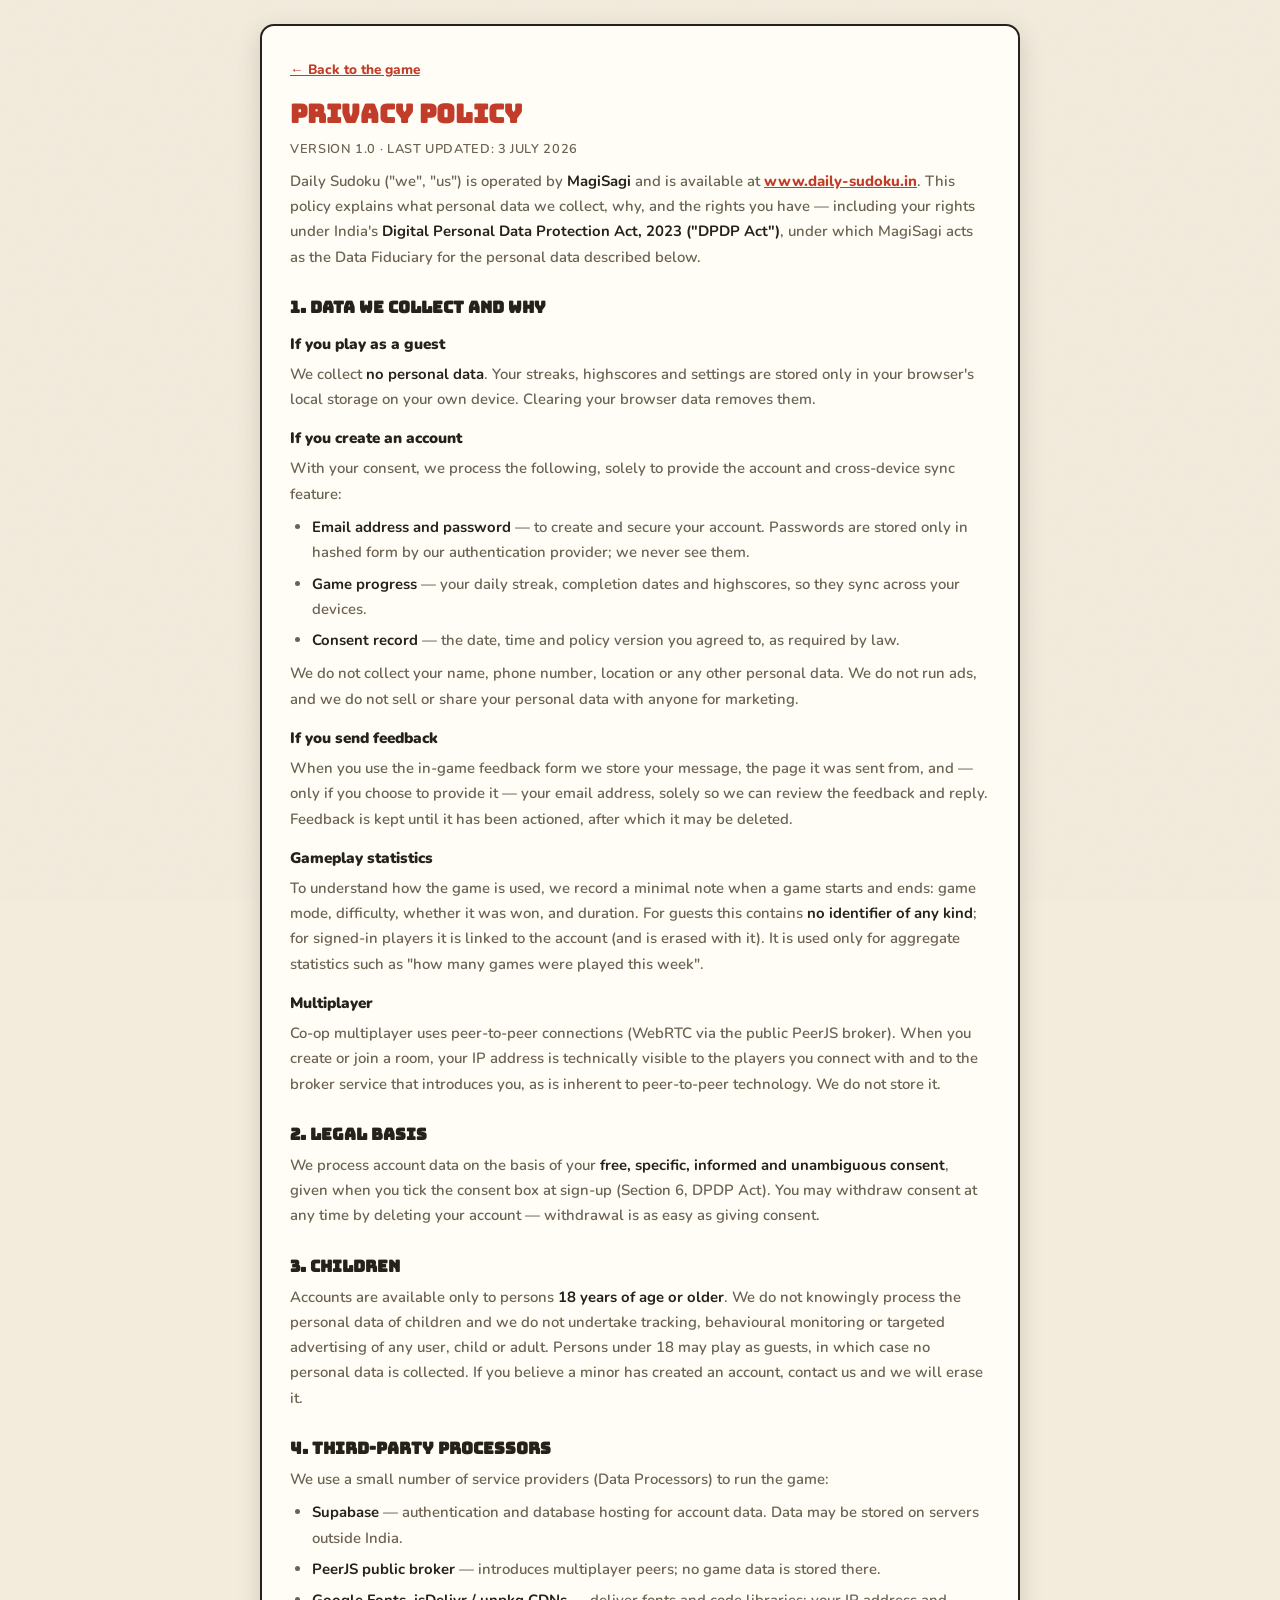
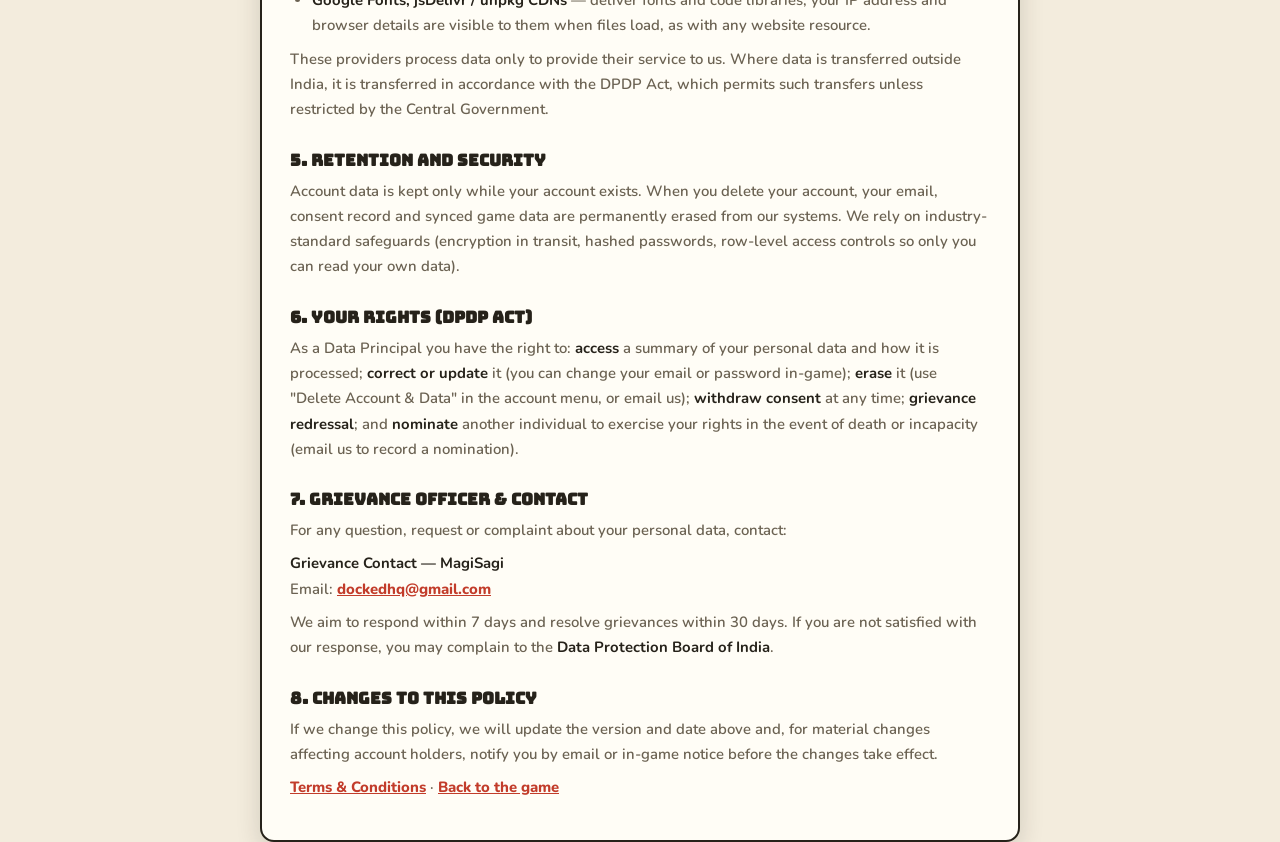
<file: privacy-policy.html>
<!DOCTYPE html>
<html lang="en">
<head>
  <meta charset="UTF-8">
  <meta name="viewport" content="width=device-width, initial-scale=1.0">
  <title>Privacy Policy — Daily Sudoku</title>
  <meta name="description" content="Privacy Policy for Daily Sudoku, including your rights under India's Digital Personal Data Protection Act, 2023 (DPDP Act).">
  <link rel="canonical" href="https://www.daily-sudoku.in/privacy-policy.html">
  <meta name="robots" content="index, follow">
  <link rel="icon" type="image/svg+xml" href="favicon.svg">
  <link rel="preconnect" href="https://fonts.googleapis.com">
  <link rel="preconnect" href="https://fonts.gstatic.com" crossorigin>
  <link href="https://fonts.googleapis.com/css2?family=Bungee&family=Nunito:wght@400;600;700;800&display=swap" rel="stylesheet">
  <link rel="stylesheet" href="css/style.css">
</head>
<body class="legal-body">
  <div class="bg-texture" aria-hidden="true"></div>
  <main class="legal-page">
    <a class="legal-back" href="index.html">← Back to the game</a>
    <h1>Privacy Policy</h1>
    <p class="legal-updated">Version 1.0 · Last updated: 3 July 2026</p>

    <p>Daily Sudoku ("we", "us") is operated by <b>MagiSagi</b> and is available at
    <a href="https://www.daily-sudoku.in/">www.daily-sudoku.in</a>. This policy explains what personal data we
    collect, why, and the rights you have — including your rights under India's
    <b>Digital Personal Data Protection Act, 2023 ("DPDP Act")</b>, under which MagiSagi acts as the
    Data Fiduciary for the personal data described below.</p>

    <h2>1. Data we collect and why</h2>
    <h3>If you play as a guest</h3>
    <p>We collect <b>no personal data</b>. Your streaks, highscores and settings are stored only in your
    browser's local storage on your own device. Clearing your browser data removes them.</p>

    <h3>If you create an account</h3>
    <p>With your consent, we process the following, solely to provide the account and cross-device sync feature:</p>
    <ul>
      <li><b>Email address and password</b> — to create and secure your account. Passwords are stored only in
      hashed form by our authentication provider; we never see them.</li>
      <li><b>Game progress</b> — your daily streak, completion dates and highscores, so they sync across your devices.</li>
      <li><b>Consent record</b> — the date, time and policy version you agreed to, as required by law.</li>
    </ul>
    <p>We do not collect your name, phone number, location or any other personal data. We do not run ads, and we
    do not sell or share your personal data with anyone for marketing.</p>

    <h3>If you send feedback</h3>
    <p>When you use the in-game feedback form we store your message, the page it was sent from, and — only if
    you choose to provide it — your email address, solely so we can review the feedback and reply. Feedback is
    kept until it has been actioned, after which it may be deleted.</p>

    <h3>Gameplay statistics</h3>
    <p>To understand how the game is used, we record a minimal note when a game starts and ends: game mode,
    difficulty, whether it was won, and duration. For guests this contains <b>no identifier of any kind</b>;
    for signed-in players it is linked to the account (and is erased with it). It is used only for aggregate
    statistics such as "how many games were played this week".</p>

    <h3>Multiplayer</h3>
    <p>Co-op multiplayer uses peer-to-peer connections (WebRTC via the public PeerJS broker). When you create or
    join a room, your IP address is technically visible to the players you connect with and to the broker service
    that introduces you, as is inherent to peer-to-peer technology. We do not store it.</p>

    <h2>2. Legal basis</h2>
    <p>We process account data on the basis of your <b>free, specific, informed and unambiguous consent</b>, given
    when you tick the consent box at sign-up (Section 6, DPDP Act). You may withdraw consent at any time by
    deleting your account — withdrawal is as easy as giving consent.</p>

    <h2>3. Children</h2>
    <p>Accounts are available only to persons <b>18 years of age or older</b>. We do not knowingly process the
    personal data of children and we do not undertake tracking, behavioural monitoring or targeted advertising of
    any user, child or adult. Persons under 18 may play as guests, in which case no personal data is collected.
    If you believe a minor has created an account, contact us and we will erase it.</p>

    <h2>4. Third-party processors</h2>
    <p>We use a small number of service providers (Data Processors) to run the game:</p>
    <ul>
      <li><b>Supabase</b> — authentication and database hosting for account data. Data may be stored on servers
      outside India.</li>
      <li><b>PeerJS public broker</b> — introduces multiplayer peers; no game data is stored there.</li>
      <li><b>Google Fonts, jsDelivr / unpkg CDNs</b> — deliver fonts and code libraries; your IP address and
      browser details are visible to them when files load, as with any website resource.</li>
    </ul>
    <p>These providers process data only to provide their service to us. Where data is transferred outside India,
    it is transferred in accordance with the DPDP Act, which permits such transfers unless restricted by the
    Central Government.</p>

    <h2>5. Retention and security</h2>
    <p>Account data is kept only while your account exists. When you delete your account, your email, consent
    record and synced game data are permanently erased from our systems. We rely on industry-standard safeguards
    (encryption in transit, hashed passwords, row-level access controls so only you can read your own data).</p>

    <h2>6. Your rights (DPDP Act)</h2>
    <p>As a Data Principal you have the right to: <b>access</b> a summary of your personal data and how it is
    processed; <b>correct or update</b> it (you can change your email or password in-game); <b>erase</b> it
    (use "Delete Account &amp; Data" in the account menu, or email us); <b>withdraw consent</b> at any time;
    <b>grievance redressal</b>; and <b>nominate</b> another individual to exercise your rights in the event of
    death or incapacity (email us to record a nomination).</p>

    <h2>7. Grievance Officer &amp; contact</h2>
    <p>For any question, request or complaint about your personal data, contact:</p>
    <p><b>Grievance Contact — MagiSagi</b><br>
    Email: <a href="mailto:dockedhq@gmail.com">dockedhq@gmail.com</a></p>
    <p>We aim to respond within 7 days and resolve grievances within 30 days. If you are not satisfied with our
    response, you may complain to the <b>Data Protection Board of India</b>.</p>

    <h2>8. Changes to this policy</h2>
    <p>If we change this policy, we will update the version and date above and, for material changes affecting
    account holders, notify you by email or in-game notice before the changes take effect.</p>

    <p><a href="terms.html">Terms &amp; Conditions</a> · <a href="index.html">Back to the game</a></p>
  </main>
</body>
</html>
</file>
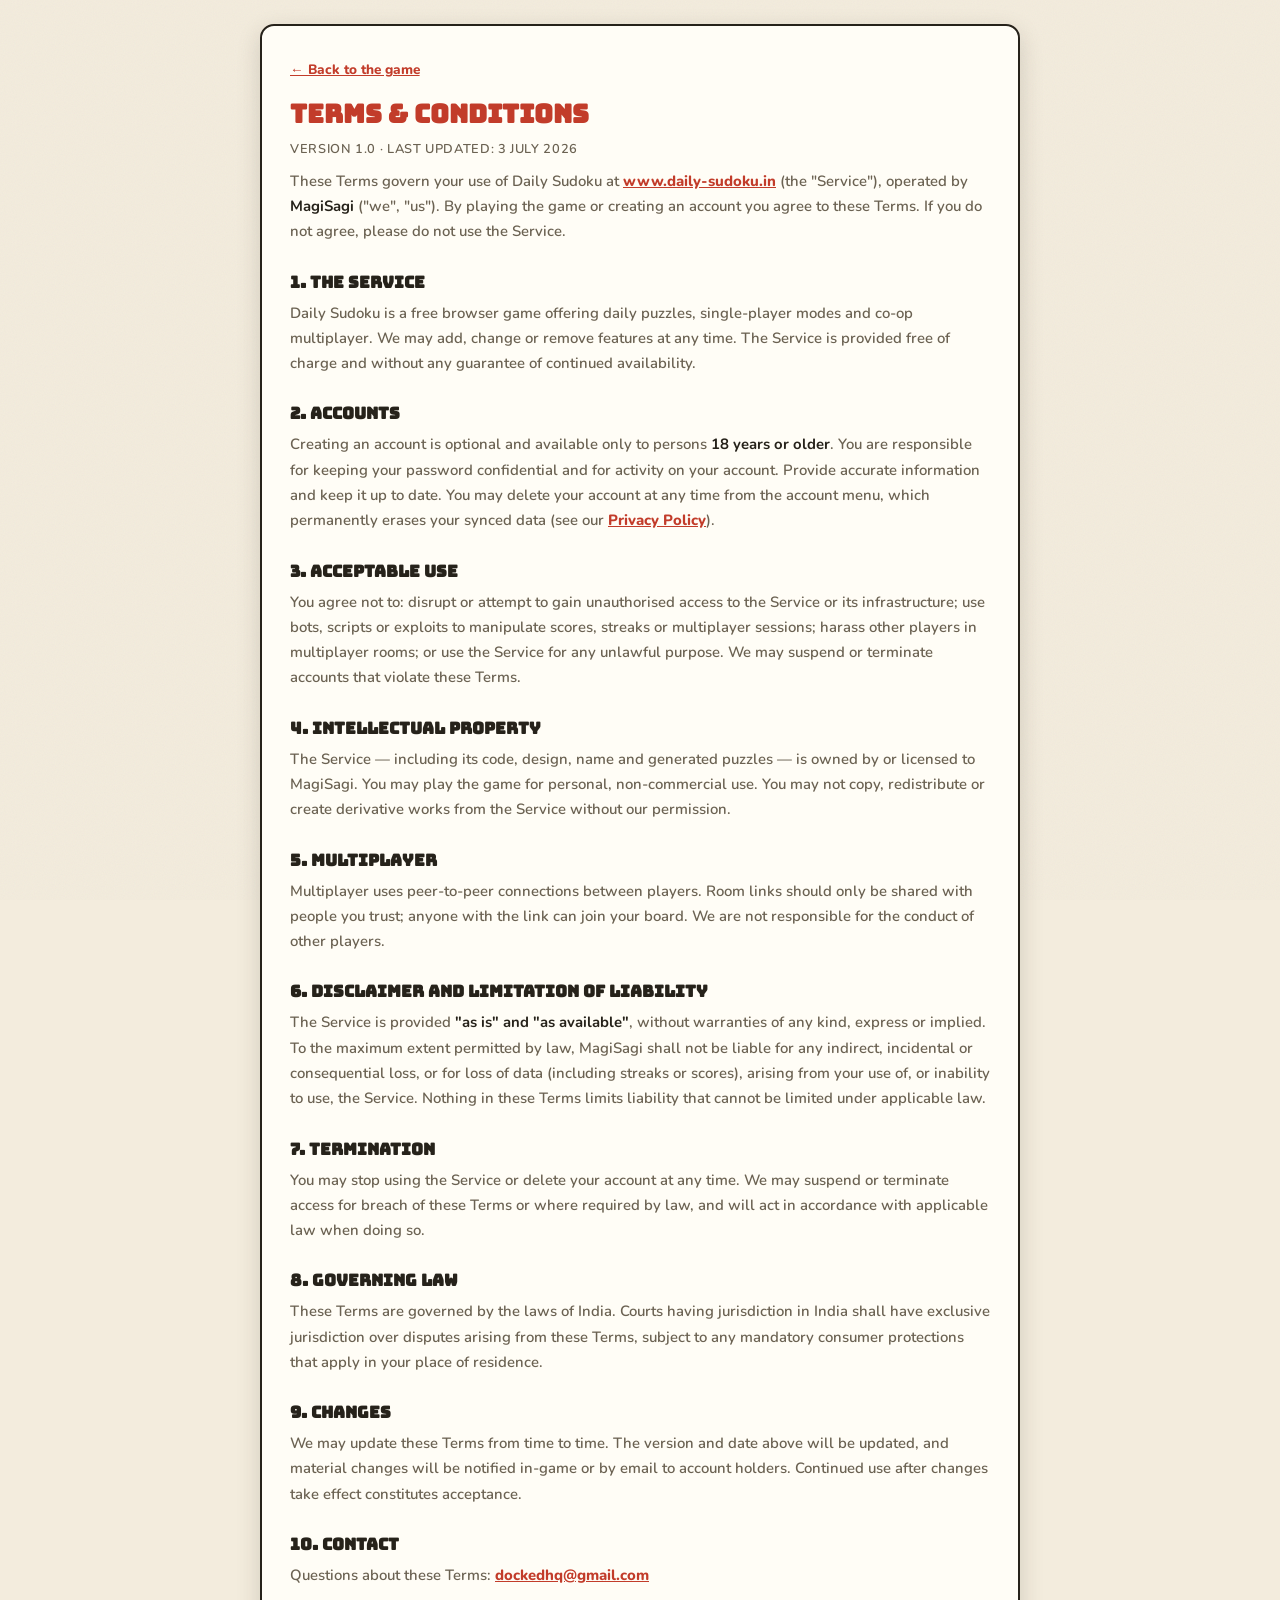
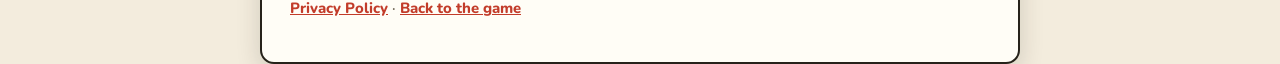
<file: terms.html>
<!DOCTYPE html>
<html lang="en">
<head>
  <meta charset="UTF-8">
  <meta name="viewport" content="width=device-width, initial-scale=1.0">
  <title>Terms &amp; Conditions — Daily Sudoku</title>
  <meta name="description" content="Terms and Conditions for using Daily Sudoku.">
  <link rel="canonical" href="https://www.daily-sudoku.in/terms.html">
  <meta name="robots" content="index, follow">
  <link rel="icon" type="image/svg+xml" href="favicon.svg">
  <link rel="preconnect" href="https://fonts.googleapis.com">
  <link rel="preconnect" href="https://fonts.gstatic.com" crossorigin>
  <link href="https://fonts.googleapis.com/css2?family=Bungee&family=Nunito:wght@400;600;700;800&display=swap" rel="stylesheet">
  <link rel="stylesheet" href="css/style.css">
</head>
<body class="legal-body">
  <div class="bg-texture" aria-hidden="true"></div>
  <main class="legal-page">
    <a class="legal-back" href="index.html">← Back to the game</a>
    <h1>Terms &amp; Conditions</h1>
    <p class="legal-updated">Version 1.0 · Last updated: 3 July 2026</p>

    <p>These Terms govern your use of Daily Sudoku at
    <a href="https://www.daily-sudoku.in/">www.daily-sudoku.in</a> (the "Service"), operated by <b>MagiSagi</b>
    ("we", "us"). By playing the game or creating an account you agree to these Terms. If you do not agree,
    please do not use the Service.</p>

    <h2>1. The Service</h2>
    <p>Daily Sudoku is a free browser game offering daily puzzles, single-player modes and co-op multiplayer.
    We may add, change or remove features at any time. The Service is provided free of charge and without any
    guarantee of continued availability.</p>

    <h2>2. Accounts</h2>
    <p>Creating an account is optional and available only to persons <b>18 years or older</b>. You are
    responsible for keeping your password confidential and for activity on your account. Provide accurate
    information and keep it up to date. You may delete your account at any time from the account menu, which
    permanently erases your synced data (see our <a href="privacy-policy.html">Privacy Policy</a>).</p>

    <h2>3. Acceptable use</h2>
    <p>You agree not to: disrupt or attempt to gain unauthorised access to the Service or its infrastructure;
    use bots, scripts or exploits to manipulate scores, streaks or multiplayer sessions; harass other players
    in multiplayer rooms; or use the Service for any unlawful purpose. We may suspend or terminate accounts
    that violate these Terms.</p>

    <h2>4. Intellectual property</h2>
    <p>The Service — including its code, design, name and generated puzzles — is owned by or licensed to
    MagiSagi. You may play the game for personal, non-commercial use. You may not copy, redistribute or create
    derivative works from the Service without our permission.</p>

    <h2>5. Multiplayer</h2>
    <p>Multiplayer uses peer-to-peer connections between players. Room links should only be shared with people
    you trust; anyone with the link can join your board. We are not responsible for the conduct of other
    players.</p>

    <h2>6. Disclaimer and limitation of liability</h2>
    <p>The Service is provided <b>"as is" and "as available"</b>, without warranties of any kind, express or
    implied. To the maximum extent permitted by law, MagiSagi shall not be liable for any indirect, incidental
    or consequential loss, or for loss of data (including streaks or scores), arising from your use of, or
    inability to use, the Service. Nothing in these Terms limits liability that cannot be limited under
    applicable law.</p>

    <h2>7. Termination</h2>
    <p>You may stop using the Service or delete your account at any time. We may suspend or terminate access
    for breach of these Terms or where required by law, and will act in accordance with applicable law when
    doing so.</p>

    <h2>8. Governing law</h2>
    <p>These Terms are governed by the laws of India. Courts having jurisdiction in India shall have exclusive
    jurisdiction over disputes arising from these Terms, subject to any mandatory consumer protections that
    apply in your place of residence.</p>

    <h2>9. Changes</h2>
    <p>We may update these Terms from time to time. The version and date above will be updated, and material
    changes will be notified in-game or by email to account holders. Continued use after changes take effect
    constitutes acceptance.</p>

    <h2>10. Contact</h2>
    <p>Questions about these Terms: <a href="mailto:dockedhq@gmail.com">dockedhq@gmail.com</a></p>

    <p><a href="privacy-policy.html">Privacy Policy</a> · <a href="index.html">Back to the game</a></p>
  </main>
</body>
</html>
</file>
<file: css/style.css>
/* ============================================================
   Daily Sudoku — "paper & persimmon" puzzle-arcade
   ============================================================ */
:root {
  --paper: #f3ecdd;
  --paper-deep: #eadfc8;
  --card: #fffdf6;
  --ink: #26221a;
  --ink-soft: #6b6252;
  --line: #cfc4ab;
  --accent: #e8543f;        /* persimmon */
  --accent-deep: #c23c2a;
  --teal: #2b7a6c;          /* pen / notes */
  --gold: #e3a51f;
  --heart: #e0454f;
  --shadow: 0 4px 0 rgba(38, 34, 26, .18);
  --shadow-lift: 0 8px 24px rgba(38, 34, 26, .16);
  --radius: 14px;
  --font-display: 'Bungee', cursive;
  --font-body: 'Nunito', sans-serif;
}

* { box-sizing: border-box; margin: 0; padding: 0; -webkit-tap-highlight-color: transparent; }

/* display rules below would otherwise override the hidden attribute */
[hidden] { display: none !important; }

html, body { height: 100%; }

body {
  font-family: var(--font-body);
  background: var(--paper);
  color: var(--ink);
  overflow-x: hidden;
  min-height: 100dvh;
}

/* --- backdrop --- */
.bg-texture {
  position: fixed; inset: 0; z-index: 0; pointer-events: none;
  background-image: url("data:image/svg+xml,%3Csvg xmlns='http://www.w3.org/2000/svg' width='120' height='120'%3E%3Cfilter id='n'%3E%3CfeTurbulence type='fractalNoise' baseFrequency='0.9' numOctaves='2'/%3E%3C/filter%3E%3Crect width='120' height='120' filter='url(%23n)' opacity='0.05'/%3E%3C/svg%3E");
}
.bg-digits {
  position: fixed; inset: -10%; z-index: 0; pointer-events: none;
  opacity: .028; font-family: var(--font-display); color: var(--ink);
  background-image: url("data:image/svg+xml,%3Csvg xmlns='http://www.w3.org/2000/svg' width='340' height='340'%3E%3Cg fill='%2326221a' font-family='sans-serif' font-weight='900'%3E%3Ctext x='20' y='80' font-size='72' transform='rotate(-12 40 60)'%3E7%3C/text%3E%3Ctext x='210' y='120' font-size='54' transform='rotate(9 230 100)'%3E3%3C/text%3E%3Ctext x='110' y='230' font-size='88' transform='rotate(-6 140 200)'%3E5%3C/text%3E%3Ctext x='250' y='300' font-size='60' transform='rotate(14 270 280)'%3E9%3C/text%3E%3Ctext x='30' y='320' font-size='48' transform='rotate(-18 50 300)'%3E1%3C/text%3E%3C/g%3E%3C/svg%3E");
}

/* --- screens --- */
.screen { display: none; position: relative; z-index: 1; }
.screen.active { display: block; }

/* ============================================================
   MENU
   ============================================================ */
#screen-menu {
  max-width: 640px; margin: 0 auto; padding: 32px 20px 60px;
}

.menu-header { text-align: center; margin-bottom: 30px; }

.logo {
  font-family: var(--font-display);
  font-size: clamp(1.6rem, 6vw, 2.6rem);
  display: flex; flex-wrap: wrap; justify-content: center; align-items: center; gap: 8px;
  line-height: 1;
}
.logo-tile {
  display: inline-grid; place-items: center;
  width: 1.5em; height: 1.5em;
  background: var(--ink); color: var(--paper);
  border-radius: 10px;
  box-shadow: var(--shadow);
  animation: tile-drop .6s cubic-bezier(.2, 1.6, .4, 1) backwards;
}
.logo-tile.alt { background: var(--accent); color: #fff; }
.logo-tile:nth-child(1) { animation-delay: .05s; transform: rotate(-4deg); }
.logo-tile:nth-child(2) { animation-delay: .12s; transform: rotate(3deg); }
.logo-tile:nth-child(3) { animation-delay: .19s; transform: rotate(-2deg); }
.logo-tile:nth-child(4) { animation-delay: .26s; transform: rotate(5deg); }
.logo-tile:nth-child(5) { animation-delay: .33s; transform: rotate(-3deg); }
.logo-word {
  width: 100%; text-align: center; margin-top: 6px;
  color: var(--accent); letter-spacing: .12em;
  text-shadow: 2px 2px 0 rgba(38,34,26,.15);
  animation: tile-drop .6s .4s cubic-bezier(.2,1.6,.4,1) backwards;
}
@keyframes tile-drop {
  from { opacity: 0; transform: translateY(-30px) scale(.6) rotate(10deg); }
}
.tagline { margin-top: 10px; color: var(--ink-soft); font-weight: 600; font-style: italic; }

.menu-cards { display: flex; flex-direction: column; gap: 18px; }

.card {
  background: var(--card);
  border: 2px solid var(--ink);
  border-radius: var(--radius);
  padding: 20px;
  box-shadow: var(--shadow);
  text-align: left;
  font-family: var(--font-body);
  color: var(--ink);
  animation: card-in .5s cubic-bezier(.2,1.4,.4,1) backwards;
}
.menu-cards > *:nth-child(1) { animation-delay: .45s; }
.menu-cards > *:nth-child(2) { animation-delay: .55s; }
.menu-cards > *:nth-child(3) { animation-delay: .65s; }
@keyframes card-in { from { opacity: 0; transform: translateY(24px); } }

.card-kicker {
  font-family: var(--font-display);
  font-size: .8rem; letter-spacing: .08em;
  color: var(--accent);
}

/* daily card */
.card-daily {
  cursor: pointer;
  background: linear-gradient(135deg, var(--ink) 0%, #3a3325 100%);
  color: var(--paper);
  border-color: var(--ink);
  transition: transform .15s, box-shadow .15s;
  position: relative; overflow: hidden;
}
.card-daily::after {
  content: ''; position: absolute; top: -40%; right: -10%;
  width: 180px; height: 180px; border-radius: 50%;
  background: radial-gradient(circle, rgba(232,84,63,.35), transparent 70%);
}
.card-daily:hover { transform: translateY(-3px); box-shadow: var(--shadow-lift); }
.card-daily:active { transform: translateY(1px); }
.card-daily .card-kicker { color: var(--gold); }
.card-daily-top { display: flex; justify-content: space-between; align-items: baseline; }
.daily-date { font-weight: 800; opacity: .8; font-size: .9rem; }
.card-daily-mid { display: flex; align-items: center; gap: 12px; margin: 14px 0 8px; }
.streak-flame { font-size: 2.2rem; filter: grayscale(1) opacity(.45); }
.streak-flame.lit { filter: none; animation: flame-bob 1.2s ease-in-out infinite; }
@keyframes flame-bob { 50% { transform: scale(1.12) rotate(-4deg); } }
.streak-count b { font-family: var(--font-display); font-size: 1.8rem; color: var(--gold); }
.streak-count small { display: block; opacity: .75; font-weight: 700; }
.daily-status { font-size: .85rem; opacity: .85; font-weight: 600; }
.daily-status.done { color: #8fd6a7; }

/* difficulty buttons */
.difficulty-row { display: grid; grid-template-columns: repeat(4, 1fr); gap: 8px; margin-top: 12px; }
.diff-btn {
  font-family: var(--font-body); font-weight: 800; font-size: .9rem;
  padding: 12px 4px; cursor: pointer;
  border: 2px solid var(--ink); border-radius: 10px;
  background: var(--paper); color: var(--ink);
  box-shadow: 0 3px 0 rgba(38,34,26,.2);
  transition: transform .12s, background .12s, color .12s;
}
.diff-btn:hover { background: var(--accent); color: #fff; transform: translateY(-2px); }
.diff-btn:active { transform: translateY(1px); box-shadow: none; }
.highscore-line { margin-top: 12px; font-size: .85rem; color: var(--ink-soft); font-weight: 700; }

/* multiplayer card */
.card-note { margin: 8px 0 14px; color: var(--ink-soft); font-weight: 600; font-size: .92rem; }
.multi-actions { display: flex; gap: 10px; flex-wrap: wrap; }

.btn {
  font-family: var(--font-body); font-weight: 800; font-size: .95rem;
  padding: 12px 22px; cursor: pointer;
  border-radius: 10px; border: 2px solid var(--ink);
  transition: transform .12s, filter .12s;
}
.btn:active { transform: translateY(2px); }
.btn-primary { background: var(--accent); color: #fff; box-shadow: 0 3px 0 var(--accent-deep); }
.btn-primary:hover { filter: brightness(1.08); }
.btn-ghost { background: transparent; color: var(--ink); box-shadow: 0 3px 0 rgba(38,34,26,.2); }
.btn-ghost:hover { background: var(--paper-deep); }

.menu-footer { display: flex; justify-content: center; gap: 14px; margin-top: 30px; }
.icon-toggle {
  width: 48px; height: 48px; font-size: 1.3rem; cursor: pointer;
  border: 2px solid var(--ink); border-radius: 50%;
  background: var(--card); box-shadow: var(--shadow);
  transition: transform .15s;
}
.icon-toggle:hover { transform: scale(1.1) rotate(-6deg); }
.icon-toggle.off { opacity: .4; filter: grayscale(1); }

/* SEO content */
.seo-content { margin-top: 56px; border-top: 2px dashed var(--line); padding-top: 32px; color: var(--ink-soft); }
.seo-content h2 { font-family: var(--font-display); font-size: 1.05rem; color: var(--ink); margin: 22px 0 8px; }
.seo-content p { line-height: 1.65; font-weight: 600; font-size: .93rem; }
.seo-content strong { color: var(--accent-deep); }

/* ============================================================
   GAME SCREEN
   ============================================================ */
#screen-game {
  display: none;
  max-width: 560px; margin: 0 auto;
  padding: 14px 12px 40px;
  flex-direction: column; gap: 10px;
}
#screen-game.active {
  display: flex;
}


.game-top { display: flex; align-items: center; gap: 10px; }
.btn-back {
  width: 40px; height: 40px; font-size: 1.2rem; cursor: pointer;
  border: 2px solid var(--ink); border-radius: 10px;
  background: var(--card); box-shadow: 0 3px 0 rgba(38,34,26,.2);
  font-weight: 900;
}
.btn-back:active { transform: translateY(2px); box-shadow: none; }

.hearts { display: flex; gap: 3px; font-size: 1.5rem; color: var(--heart); }
.heart { transition: transform .2s, opacity .3s, filter .3s; }
.heart.lost { opacity: .25; filter: grayscale(1); transform: scale(.8); }
.heart.breaking { animation: heart-break .6s ease forwards; }
@keyframes heart-break {
  20% { transform: scale(1.4); }
  50% { transform: scale(.9) rotate(-12deg); }
  100% { transform: scale(.8) rotate(8deg); opacity: .25; filter: grayscale(1); }
}

.game-mode-label {
  flex: 1; text-align: center;
  font-family: var(--font-display); font-size: .85rem; color: var(--ink-soft);
}

.timer-wrap { display: flex; align-items: center; gap: 6px; }
.timer {
  font-weight: 900; font-variant-numeric: tabular-nums;
  font-size: 1.05rem; min-width: 56px; text-align: right;
}
.timer.frozen { color: #2a8fd0; animation: freeze-pulse 1s ease-in-out infinite; }
@keyframes freeze-pulse { 50% { opacity: .5; } }
.btn-pause {
  width: 34px; height: 34px; cursor: pointer; font-size: .9rem;
  border: 2px solid var(--ink); border-radius: 8px;
  background: var(--card);
}

.score-bar { display: flex; align-items: center; gap: 10px; }
.score-chip {
  display: flex; align-items: baseline; gap: 8px;
  background: var(--ink); color: var(--gold);
  padding: 6px 14px; border-radius: 999px;
  box-shadow: var(--shadow);
}
.score-label { font-size: .7rem; font-weight: 800; text-transform: uppercase; letter-spacing: .08em; opacity: .7; }
.score-value { font-family: var(--font-display); font-size: 1.1rem; }
.score-value.bump { animation: score-bump .4s cubic-bezier(.2,1.8,.4,1); }
@keyframes score-bump { 40% { transform: scale(1.35); color: #fff; } }

.combo-chip {
  font-weight: 900; font-size: .85rem; color: var(--accent-deep);
  opacity: 0; transition: opacity .3s, transform .3s;
  transform: scale(.8);
}
.combo-chip.on { opacity: 1; transform: scale(1); animation: combo-wiggle .4s; }
@keyframes combo-wiggle { 30% { transform: scale(1.2) rotate(-4deg); } 60% { transform: scale(1.05) rotate(3deg); } }

.multi-presence {
  margin-left: auto; display: flex; align-items: center; gap: 6px;
  font-size: .78rem; font-weight: 800; color: var(--teal);
}
.presence-dot { width: 9px; height: 9px; border-radius: 50%; background: var(--teal); animation: freeze-pulse 1.6s infinite; }

.lobby-code-display {
  text-align: center;
  font-family: var(--font-display);
  font-size: 0.95rem;
  color: var(--accent-deep);
  margin: -4px 0 10px;
}

/* --- board --- */
.board-wrap { position: relative; }
.board {
  display: grid;
  grid-template-columns: repeat(9, 1fr);
  grid-template-rows: repeat(9, 1fr);
  aspect-ratio: 1;
  width: 100%;
  background: var(--ink);
  border: 3px solid var(--ink);
  border-radius: 12px;
  overflow: hidden;
  gap: 1px;
  box-shadow: var(--shadow-lift);
}
.cell {
  position: relative;
  background: var(--card);
  display: grid; place-items: center;
  font-weight: 800;
  font-size: clamp(1rem, 4.6vw, 1.7rem);
  cursor: pointer;
  user-select: none;
  transition: background .12s;
}
/* thick 3x3 separators */
.cell.bx-r { border-right: 2.5px solid var(--ink); }
.cell.bx-b { border-bottom: 2.5px solid var(--ink); }

.cell.given { color: var(--ink); background: #f7f1e2; }
.cell.user { color: var(--accent-deep); }
.cell:hover { background: #f0e7d0; }
.cell.peer { background: #efe6cd; }
.cell.selected { background: #ffd9c9 !important; }
.cell.same-num { background: #ffe1a8 !important; }
.cell.same-num.given, .cell.same-num.user { font-weight: 900; }
.cell.beacon { background: #cdeee6 !important; animation: beacon-blink 1s ease-in-out infinite; }
@keyframes beacon-blink { 50% { background: #a5ded1 !important; } }
.cell.remote-cursor { outline: 3px solid var(--teal); outline-offset: -3px; border-radius: 4px; }

.cell.pop { animation: cell-pop .35s cubic-bezier(.2,1.8,.4,1); }
@keyframes cell-pop { 40% { transform: scale(1.25); } }
.cell.wrong { animation: cell-wrong .5s; }
@keyframes cell-wrong {
  0%, 100% { background: var(--card); }
  20%, 60% { background: #ffb9b0; transform: translateX(-3px); }
  40%, 80% { background: #ffb9b0; transform: translateX(3px); }
}
.cell.celebrate { animation: cell-celebrate .7s cubic-bezier(.2,1.4,.4,1); }
@keyframes cell-celebrate {
  30% { background: var(--gold); color: #fff; transform: scale(1.12); }
  60% { background: #ffe1a8; }
}
.cell.reveal-flash { animation: reveal-flash .8s; }
@keyframes reveal-flash { 30% { background: #cdeee6; transform: scale(1.2); } }

/* pen notes */
.notes {
  position: absolute; inset: 2px;
  display: grid; grid-template-columns: repeat(3, 1fr); grid-template-rows: repeat(3, 1fr);
  pointer-events: none;
}
.notes span {
  font-size: clamp(.42rem, 1.6vw, .62rem);
  font-weight: 800; color: var(--teal);
  display: grid; place-items: center; line-height: 1;
}
.notes span.hl { color: var(--accent-deep); background: #ffe1a8; border-radius: 3px; }

/* board overlay (pause / countdown) */
.board-overlay {
  position: absolute; inset: 0; z-index: 5;
  background: rgba(243, 236, 221, .93);
  border-radius: 12px;
  display: grid; place-items: center;
}
.overlay-inner { text-align: center; font-family: var(--font-display); font-size: 1.4rem; }
.overlay-inner .big { font-size: 2.4rem; color: var(--accent); display: block; margin-bottom: 8px; }

/* --- powers --- */
.powers-row { display: grid; grid-template-columns: repeat(4, 1fr); gap: 8px; }
.power-btn[aria-pressed="true"] {
  background: var(--teal) !important;
  color: #fff !important;
  border-color: var(--teal) !important;
}
.power-btn[aria-pressed="true"] .p-cost {
  background: #fff !important;
  color: var(--teal) !important;
}
.power-btn {
  position: relative;
  border: 2px solid var(--ink); border-radius: 12px;
  background: var(--card); cursor: pointer;
  padding: 8px 6px 6px;
  display: flex; flex-direction: column; align-items: center; gap: 2px;
  box-shadow: 0 3px 0 rgba(38,34,26,.2);
  transition: transform .15s, background .15s;
  font-family: var(--font-body);
}
.power-btn:hover:not(:disabled) { transform: translateY(-2px); background: #fff8e8; }
.power-btn:active:not(:disabled) { transform: translateY(1px); }
.power-btn:disabled { opacity: .45; cursor: not-allowed; filter: grayscale(.7); }
.power-btn .p-ico { font-size: 1.4rem; }
.power-btn .p-name { font-weight: 900; font-size: .68rem; letter-spacing: .02em; }
.power-btn .p-cost {
  font-weight: 900; font-size: .7rem; color: var(--gold);
  background: var(--ink); border-radius: 999px; padding: 1px 9px;
}
.power-btn.affordable .p-cost { animation: cost-glow 2s ease-in-out infinite; }
@keyframes cost-glow { 50% { box-shadow: 0 0 10px var(--gold); } }
.power-btn.used-flash { animation: power-used .5s; }
@keyframes power-used { 40% { transform: scale(1.15); background: var(--gold); } }
.power-btn .p-active-badge {
  position: absolute; top: -8px; right: -6px;
  background: var(--teal); color: #fff; font-size: .62rem; font-weight: 900;
  border-radius: 999px; padding: 2px 7px; border: 2px solid var(--card);
}

/* --- controls --- */
.controls { display: flex; flex-direction: column; gap: 10px; }
.tool-row { display: flex; gap: 8px; justify-content: center; }
.tool-btn {
  display: flex; align-items: center; gap: 7px;
  border: 2px solid var(--ink); border-radius: 10px;
  padding: 8px 18px; cursor: pointer;
  background: var(--card); font-family: var(--font-body); font-weight: 800;
  box-shadow: 0 3px 0 rgba(38,34,26,.2);
  transition: background .12s, color .12s, transform .12s;
}
.tool-btn:active { transform: translateY(2px); box-shadow: none; }
.tool-btn .tool-ico { font-size: 1.1rem; }
.tool-btn[aria-pressed="true"] { background: var(--teal); color: #fff; border-color: var(--teal); }

.numpad { display: grid; grid-template-columns: repeat(9, 1fr); gap: 5px; }
.num-btn {
  position: relative;
  border: 2px solid var(--ink); border-radius: 10px;
  background: var(--card); cursor: pointer;
  padding: 8px 0 4px;
  display: flex; flex-direction: column; align-items: center;
  font-family: var(--font-body);
  box-shadow: 0 3px 0 rgba(38,34,26,.2);
  transition: transform .12s, background .12s;
}
.num-btn .n-digit { font-weight: 900; font-size: clamp(1rem, 4vw, 1.4rem); line-height: 1; }
.num-btn .n-count { font-size: .62rem; font-weight: 800; color: var(--ink-soft); margin-top: 2px; }
.num-btn:hover:not(:disabled) { transform: translateY(-2px); background: #fff8e8; }
.num-btn.active {
  background: var(--accent); color: #fff; border-color: var(--accent-deep);
  box-shadow: 0 3px 0 var(--accent-deep);
  transform: translateY(-3px);
}
.num-btn.active .n-count { color: rgba(255,255,255,.8); }
.num-btn:disabled { opacity: .3; cursor: not-allowed; transform: none; box-shadow: none; }
.num-btn.exhaust-flash { animation: exhaust .6s; }
@keyframes exhaust { 30% { transform: scale(1.2); background: var(--gold); } }

/* pen-mode tint on numpad */
.numpad.pen-mode .num-btn.active { background: var(--teal); border-color: var(--teal); box-shadow: 0 3px 0 #1d5a4f; }

/* ============================================================
   MODAL
   ============================================================ */
.modal {
  position: fixed; inset: 0; z-index: 50;
  background: rgba(38, 34, 26, .55);
  display: grid; place-items: center;
  padding: 20px;
  backdrop-filter: blur(3px);
}
.modal-card {
  background: var(--card);
  border: 3px solid var(--ink);
  border-radius: 18px;
  padding: 28px 24px;
  max-width: 420px; width: 100%;
  max-height: 86dvh; overflow-y: auto; overflow-x: hidden;
  box-shadow: var(--shadow-lift);
  animation: modal-in .35s cubic-bezier(.2,1.5,.4,1);
  text-align: center;
}
@keyframes modal-in { from { opacity: 0; transform: translateY(30px) scale(.92); } }
.modal-card h2 { font-family: var(--font-display); font-size: 1.3rem; margin-bottom: 12px; }
.modal-card h2.win { color: var(--gold); }
.modal-card h2.lose { color: var(--heart); }
.modal-card p { color: var(--ink-soft); font-weight: 600; line-height: 1.5; margin-bottom: 10px; }
.modal-card .modal-actions { display: flex; gap: 10px; justify-content: center; margin-top: 18px; flex-wrap: wrap; }
.modal-stats { display: grid; grid-template-columns: 1fr 1fr; gap: 8px; margin: 16px 0; }
.mstat { background: var(--paper); border: 2px solid var(--line); border-radius: 10px; padding: 10px; }
.mstat b { font-family: var(--font-display); font-size: 1.15rem; display: block; color: var(--accent-deep); }
.mstat small { font-weight: 800; color: var(--ink-soft); font-size: .68rem; text-transform: uppercase; letter-spacing: .05em; }
.mstat.gold b { color: var(--gold); }
.new-record { font-family: var(--font-display); color: var(--gold); animation: combo-wiggle .6s infinite; }

.modal-input {
  width: 100%; padding: 12px; margin: 10px 0;
  border: 2px solid var(--ink); border-radius: 10px;
  font-family: var(--font-body); font-weight: 800; font-size: 1rem;
  background: var(--paper); color: var(--ink); text-align: center;
}
.modal-input:focus { outline: 3px solid var(--accent); }
.room-link-box {
  background: var(--paper); border: 2px dashed var(--ink);
  border-radius: 10px; padding: 12px; margin: 12px 0;
  font-weight: 800; font-size: .8rem; word-break: break-all;
  cursor: pointer; transition: background .15s;
}
.room-link-box:hover { background: var(--paper-deep); }

.how-list { text-align: left; margin: 12px 0; }
.how-list li { margin: 8px 0 8px 18px; font-weight: 600; color: var(--ink-soft); line-height: 1.45; font-size: .92rem; }
.how-list b { color: var(--ink); }

/* ============================================================
   TOASTS & FX
   ============================================================ */
.toast-layer {
  position: fixed; top: 18px; left: 50%; transform: translateX(-50%);
  z-index: 60; display: flex; flex-direction: column; align-items: center; gap: 8px;
  pointer-events: none; width: max-content; max-width: 92vw;
}
.toast {
  font-family: var(--font-display); font-size: 1rem;
  background: var(--ink); color: var(--gold);
  border-radius: 999px; padding: 10px 22px;
  box-shadow: var(--shadow-lift);
  animation: toast-in 2.2s cubic-bezier(.2,1.4,.4,1) forwards;
}
.toast.event { background: var(--accent); color: #fff; }
@keyframes toast-in {
  0% { opacity: 0; transform: translateY(-24px) scale(.8); }
  12%, 80% { opacity: 1; transform: translateY(0) scale(1); }
  100% { opacity: 0; transform: translateY(-14px) scale(.9); }
}

.float-points {
  position: fixed; z-index: 55; pointer-events: none;
  font-family: var(--font-display); font-size: 1.05rem; color: var(--gold);
  text-shadow: 1px 2px 0 rgba(38,34,26,.4);
  animation: float-up 1.1s ease-out forwards;
}
@keyframes float-up {
  0% { opacity: 0; transform: translateY(6px) scale(.7); }
  20% { opacity: 1; transform: translateY(-4px) scale(1.1); }
  100% { opacity: 0; transform: translateY(-52px) scale(1); }
}

#fx-canvas { position: fixed; inset: 0; z-index: 70; pointer-events: none; }

body.shake { animation: body-shake .45s; }
@keyframes body-shake {
  20% { transform: translate(-6px, 2px); }
  40% { transform: translate(5px, -2px); }
  60% { transform: translate(-4px, 1px); }
  80% { transform: translate(3px, -1px); }
}

/* ============================================================
   RESPONSIVE
   ============================================================ */
@media (max-width: 420px) {
  #screen-game { padding: 10px 8px 24px; }
  .power-btn .p-name { font-size: .6rem; }
  .tool-btn { padding: 7px 14px; }
}
@media (min-width: 700px) {
  #screen-game { padding-top: 28px; }
}

@media (prefers-reduced-motion: reduce) {
  *, *::before, *::after { animation-duration: .01ms !important; transition-duration: .01ms !important; }
}

/* ============================================================
   POWER TOOLTIPS
   ============================================================ */
.power-btn::after {
  content: attr(data-desc);
  position: absolute; bottom: calc(100% + 12px); left: 50%;
  transform: translateX(-50%) translateY(4px);
  width: max-content; max-width: 210px;
  background: var(--ink); color: var(--card);
  font-size: .74rem; font-weight: 700; line-height: 1.4; text-align: center;
  padding: 8px 12px; border-radius: 10px;
  box-shadow: var(--shadow-lift);
  opacity: 0; pointer-events: none;
  transition: opacity .18s, transform .18s;
  z-index: 30;
}
.power-btn::before {
  content: '';
  position: absolute; bottom: calc(100% + 4px); left: 50%;
  transform: translateX(-50%);
  border: 8px solid transparent; border-top-color: var(--ink); border-bottom: 0;
  opacity: 0; transition: opacity .18s;
  z-index: 30;
}
.power-btn:hover::after, .power-btn:focus-visible::after,
.power-btn:hover::before, .power-btn:focus-visible::before {
  opacity: 1; transform: translateX(-50%) translateY(0);
}
.power-btn:hover::before, .power-btn:focus-visible::before { transform: translateX(-50%); }
/* keep edge tooltips on screen */
.powers-row .power-btn:first-child::after { left: 0; transform: translateX(0) translateY(4px); }
.powers-row .power-btn:first-child:hover::after, .powers-row .power-btn:first-child:focus-visible::after { transform: translateX(0) translateY(0); }
.powers-row .power-btn:last-child::after { left: auto; right: 0; transform: translateX(0) translateY(4px); }
.powers-row .power-btn:last-child:hover::after, .powers-row .power-btn:last-child:focus-visible::after { transform: translateX(0) translateY(0); }

/* ============================================================
   MULTIPLAYER LOBBY
   ============================================================ */
#screen-lobby { max-width: 560px; margin: 0 auto; padding: 32px 16px 60px; }
.lobby-card {
  background: var(--card); border: 2px solid var(--ink); border-radius: var(--radius);
  box-shadow: var(--shadow-lift); padding: 26px 22px; text-align: center;
}
.lobby-title { font-family: var(--font-display); font-size: 1.5rem; margin: 4px 0 16px; color: var(--accent-deep); }
.lobby-code-box {
  background: var(--paper); border: 2px dashed var(--ink); border-radius: 12px;
  padding: 14px; margin-bottom: 20px;
}
.lobby-code-label { font-size: .7rem; font-weight: 900; text-transform: uppercase; letter-spacing: .08em; color: var(--ink-soft); }
.lobby-code {
  font-family: var(--font-display); font-size: 2rem; letter-spacing: .18em;
  color: var(--ink); margin: 4px 0 10px; user-select: all;
}
.lobby-code-actions { display: flex; gap: 8px; justify-content: center; flex-wrap: wrap; }
.btn-sm { padding: 8px 14px; font-size: .8rem; }
.lobby-copy-hint { font-size: .75rem; font-weight: 600; color: var(--ink-soft); margin-top: 8px; }
.lobby-section { margin: 18px 0; text-align: left; }
.lobby-section-head { display: flex; justify-content: space-between; align-items: baseline; }
.lobby-count { font-size: .78rem; font-weight: 800; color: var(--teal); }
.lobby-players { list-style: none; margin: 10px 0 0; padding: 0; display: flex; flex-direction: column; gap: 6px; }
.lobby-player {
  display: flex; align-items: center; gap: 10px;
  background: var(--paper); border: 2px solid var(--line); border-radius: 10px;
  padding: 9px 14px; font-weight: 800; font-size: .92rem;
}
.lobby-diff-note { font-size: .8rem; font-weight: 600; color: var(--ink-soft); margin-top: 8px; line-height: 1.45; }
.lobby-hint { font-size: .82rem; font-weight: 700; color: var(--ink-soft); margin-top: 14px; }
#lobby-diff-row { margin-top: 10px; grid-template-columns: repeat(5, 1fr); }
#lobby-diff-row .diff-btn { font-size: .8rem; padding: 10px 2px; }
#lobby-diff-row .diff-btn:disabled { cursor: default; opacity: .55; transform: none; }
#lobby-diff-row .diff-btn:disabled:hover { background: var(--paper); color: var(--ink); transform: none; }
#lobby-diff-row .diff-btn.active:disabled:hover { background: var(--accent); color: #fff; }
#lobby-diff-row .diff-btn.active { background: var(--accent); color: #fff; opacity: 1; }
.diff-daily { border-color: var(--gold); }
@media (max-width: 420px) {
  #lobby-diff-row { grid-template-columns: repeat(3, 1fr); }
}

/* ============================================================
   ACCOUNT / AUTH
   ============================================================ */
.btn-account {
  position: absolute; top: 14px; right: 14px; z-index: 5;
  font-size: 1.1rem;
}
.btn-account.logged-in { border-color: var(--teal); box-shadow: 0 4px 0 var(--teal); }

.auth-check {
  display: flex; gap: 10px; align-items: flex-start; text-align: left;
  margin: 10px 0; font-size: .82rem; font-weight: 600; color: var(--ink-soft);
  line-height: 1.45; cursor: pointer;
}
.auth-check input { margin-top: 3px; width: 18px; height: 18px; flex: none; accent-color: var(--accent); cursor: pointer; }
.auth-check a { color: var(--accent-deep); font-weight: 800; }

.auth-error { color: var(--heart); font-weight: 800; font-size: .85rem; margin: 8px 0; }
.auth-fineprint { font-size: .78rem; font-weight: 600; color: var(--ink-soft); margin-top: 14px; line-height: 1.5; }
.auth-fineprint a { color: var(--accent-deep); font-weight: 800; }

.btn-danger { background: var(--heart); color: #fff; box-shadow: 0 3px 0 #a52832; }
.btn-danger:hover { filter: brightness(1.08); }

.legal-links { margin-top: 28px; text-align: center; font-size: .82rem; font-weight: 700; color: var(--ink-soft); }
.legal-links a { color: var(--ink-soft); }
.legal-links a:hover { color: var(--accent-deep); }

/* ============================================================
   LEGAL PAGES
   ============================================================ */
.legal-body { display: block; padding: 24px 16px 60px; }
.legal-page {
  position: relative; z-index: 1; max-width: 760px; margin: 0 auto;
  background: var(--card); border: 2px solid var(--ink); border-radius: var(--radius);
  box-shadow: var(--shadow-lift); padding: 32px 28px;
}
.legal-page h1 { font-family: var(--font-display); font-size: 1.6rem; margin: 10px 0 4px; color: var(--accent-deep); }
.legal-page h2 { font-family: var(--font-display); font-size: 1.02rem; margin: 26px 0 8px; }
.legal-page h3 { font-size: .95rem; font-weight: 900; margin: 16px 0 6px; }
.legal-page p, .legal-page li { line-height: 1.7; font-weight: 600; color: var(--ink-soft); font-size: .93rem; }
.legal-page p { margin: 8px 0; }
.legal-page ul { margin: 8px 0 8px 22px; }
.legal-page li { margin: 6px 0; }
.legal-page b { color: var(--ink); }
.legal-page a { color: var(--accent-deep); font-weight: 800; }
.legal-updated { font-size: .8rem !important; text-transform: uppercase; letter-spacing: .05em; }
.legal-back { display: inline-block; margin-bottom: 8px; font-size: .85rem; }

/* ============================================================
   FEEDBACK
   ============================================================ */
.feedback-text { text-align: left; resize: vertical; min-height: 110px; font-weight: 600; }

/* ============================================================
   ADMIN DASHBOARD
   ============================================================ */
.admin-wrap { position: relative; z-index: 1; max-width: 900px; margin: 0 auto; }
.admin-header { display: flex; justify-content: space-between; align-items: center; flex-wrap: wrap; gap: 10px; margin-bottom: 18px; }
.admin-header h1 { font-family: var(--font-display); font-size: 1.4rem; color: var(--accent-deep); }
.admin-header-actions { display: flex; gap: 8px; }
.btn-xs { padding: 4px 10px; font-size: .72rem; }

.admin-panel {
  background: var(--card); border: 2px solid var(--ink); border-radius: var(--radius);
  box-shadow: var(--shadow); padding: 20px; margin-bottom: 16px;
}
.admin-panel h2 { font-family: var(--font-display); font-size: 1rem; margin-bottom: 10px; }
.admin-panel h3 { font-size: .82rem; font-weight: 900; text-transform: uppercase; letter-spacing: .05em; color: var(--ink-soft); margin-bottom: 8px; }
.admin-panel p { color: var(--ink-soft); font-weight: 600; margin-bottom: 10px; }
.admin-panel-head { display: flex; justify-content: space-between; align-items: center; flex-wrap: wrap; gap: 10px; margin-bottom: 12px; }
.admin-panel-head h2 { margin-bottom: 0; }
#admin-login .modal-input { text-align: left; }

/* stat cards */
.stat-grid { display: grid; grid-template-columns: repeat(auto-fill, minmax(240px, 1fr)); gap: 12px; margin-bottom: 16px; }
.stat-card {
  background: var(--card); border: 2px solid var(--ink); border-radius: var(--radius);
  box-shadow: var(--shadow); padding: 16px; position: relative;
}
.stat-ico { font-size: 1.3rem; }
.stat-big { font-family: var(--font-display); font-size: 1.7rem; color: var(--accent-deep); margin: 2px 0; }
.stat-label { font-weight: 900; font-size: .8rem; text-transform: uppercase; letter-spacing: .04em; }
.stat-sub { font-weight: 600; font-size: .74rem; color: var(--ink-soft); margin-top: 4px; line-height: 1.4; }

/* period tabs */
.period-tabs { display: flex; gap: 6px; flex-wrap: wrap; }
.period-tab {
  font-family: var(--font-body); font-weight: 800; font-size: .78rem;
  padding: 7px 14px; cursor: pointer; border: 2px solid var(--ink); border-radius: 999px;
  background: var(--paper); color: var(--ink);
}
.period-tab.active { background: var(--accent); color: #fff; }

/* chart */
.chart { min-height: 180px; font-weight: 700; color: var(--ink-soft); }
.chart-bars { display: flex; align-items: stretch; gap: 4px; height: 200px; overflow-x: auto; padding-bottom: 4px; }
.chart-col { flex: 1 1 0; min-width: 22px; display: flex; flex-direction: column; align-items: center; justify-content: flex-end; gap: 3px; }
.chart-count { font-size: .62rem; font-weight: 800; color: var(--ink-soft); }
.chart-bar { width: 100%; max-width: 40px; background: var(--accent); border: 2px solid var(--ink); border-bottom-width: 3px; border-radius: 6px 6px 0 0; }
.chart-label { font-size: .58rem; font-weight: 800; color: var(--ink-soft); white-space: nowrap; }
.chart-note { font-size: .76rem; font-weight: 600; color: var(--ink-soft); margin-top: 10px; }

/* breakdowns */
.breakdown-grid { display: grid; grid-template-columns: 1fr 1fr; gap: 20px; }
@media (max-width: 560px) { .breakdown-grid { grid-template-columns: 1fr; } }
.bd-list { list-style: none; display: flex; flex-direction: column; gap: 8px; }
.bd-list li { display: flex; align-items: center; gap: 10px; font-weight: 700; font-size: .85rem; }
.bd-name { flex: 0 0 110px; }
.bd-bar { flex: 1; height: 12px; background: var(--paper); border: 1px solid var(--line); border-radius: 999px; overflow: hidden; }
.bd-bar span { display: block; height: 100%; background: var(--teal); border-radius: 999px; }
.bd-num { flex: 0 0 auto; font-weight: 900; color: var(--ink-soft); }

/* feedback inbox */
.fb-badge { background: var(--accent); color: #fff; font-size: .68rem; font-weight: 900; border-radius: 999px; padding: 2px 9px; vertical-align: middle; margin-left: 6px; font-family: var(--font-body); }
.fb-item { border: 2px solid var(--line); border-radius: 10px; padding: 12px 14px; margin-bottom: 10px; background: var(--paper); }
.fb-item.is-new { border-color: var(--accent); background: #fff8ef; }
.fb-meta { display: flex; align-items: center; gap: 10px; flex-wrap: wrap; font-size: .74rem; font-weight: 800; color: var(--ink-soft); margin-bottom: 6px; }
.fb-meta .fb-toggle { margin-left: auto; }
.fb-who { color: var(--teal); }
.fb-page { background: var(--paper-deep); border-radius: 6px; padding: 1px 7px; }
.fb-msg { font-weight: 600; line-height: 1.55; font-size: .92rem; white-space: pre-wrap; margin: 0; color: var(--ink); }
.fb-empty { font-weight: 700; color: var(--ink-soft); }

/* ============================================================
   SETTINGS & PLAY STYLE ONBOARDING (FTUE)
   ============================================================ */
.settings-section {
  margin: 18px 0;
  text-align: left;
}
.settings-section-title {
  font-family: var(--font-display);
  font-size: 1.05rem;
  color: var(--accent-deep);
  margin-bottom: 12px;
  border-bottom: 2px dashed var(--line);
  padding-bottom: 4px;
}
.settings-row {
  display: flex;
  flex-direction: column;
  gap: 12px;
  margin-top: 8px;
}
.settings-option {
  display: flex;
  align-items: center;
  gap: 10px;
  font-weight: 700;
  font-size: 0.95rem;
  cursor: pointer;
  user-select: none;
}
.settings-option input[type="radio"] {
  appearance: none;
  -webkit-appearance: none;
  width: 18px;
  height: 18px;
  border: 2px solid var(--ink);
  border-radius: 50%;
  cursor: pointer;
  outline: none;
  display: inline-grid;
  place-items: center;
  margin: 0;
  background: var(--card);
}
.settings-option input[type="radio"]::before {
  content: "";
  width: 10px;
  height: 10px;
  border-radius: 50%;
  background: var(--teal);
  transform: scale(0);
  transition: transform .15s cubic-bezier(.2, 1.8, .4, 1);
}
.settings-option input[type="radio"]:checked::before {
  transform: scale(1);
}
.settings-option input[type="radio"]:checked {
  border-color: var(--teal);
}

/* Onboarding (FTUE) Options */
.onboard-cards {
  display: flex;
  gap: 16px;
  justify-content: center;
  flex-wrap: wrap;
  margin: 22px 0;
}
.onboard-card {
  border: 2px solid var(--ink);
  border-radius: 12px;
  padding: 16px;
  width: 210px;
  cursor: pointer;
  background: var(--card);
  text-align: center;
  box-shadow: 0 4px 0 rgba(38,34,26,.15);
  transition: transform .15s, border-color .15s, background .15s, box-shadow .15s;
  user-select: none;
  display: flex;
  flex-direction: column;
  align-items: center;
}
.onboard-card:hover {
  transform: translateY(-2px);
  background: #fffdf5;
}
.onboard-card.selected {
  border-color: var(--teal);
  background: #f0faf7;
  box-shadow: 0 4px 0 var(--teal);
  transform: translateY(2px);
}
.onboard-card-title {
  font-family: var(--font-display);
  font-size: 1.05rem;
  margin-bottom: 6px;
  color: var(--ink);
}
.onboard-card.selected .onboard-card-title {
  color: var(--teal);
}
.onboard-card-desc {
  font-size: 0.78rem;
  font-weight: 600;
  color: var(--ink-soft);
  line-height: 1.35;
  margin-bottom: 12px;
}
.onboard-card-illustration {
  background: var(--paper);
  border: 2px solid var(--ink);
  border-radius: 8px;
  padding: 8px 10px;
  font-family: var(--font-body);
  font-weight: 800;
  font-size: 0.75rem;
  display: flex;
  flex-direction: column;
  align-items: center;
  gap: 2px;
  width: 100%;
  box-sizing: border-box;
}
.onboard-card.selected .onboard-card-illustration {
  border-color: var(--teal);
}
.onboard-card-illustration span {
  display: inline-flex;
  align-items: center;
  gap: 4px;
}
.onboard-card-illustration .arr {
  color: var(--teal);
  font-weight: 900;
  font-size: 0.95rem;
}

/* Number-first hover previews */
.board.num-first-active .cell:not(.given):not(.user):hover {
  background: #cdeee6 !important;
}
.board.num-first-active .cell:not(.given):not(.user):empty:hover::before {
  content: var(--hover-digit);
  opacity: 0.45;
  color: var(--teal);
  font-weight: 900;
}
</file>
